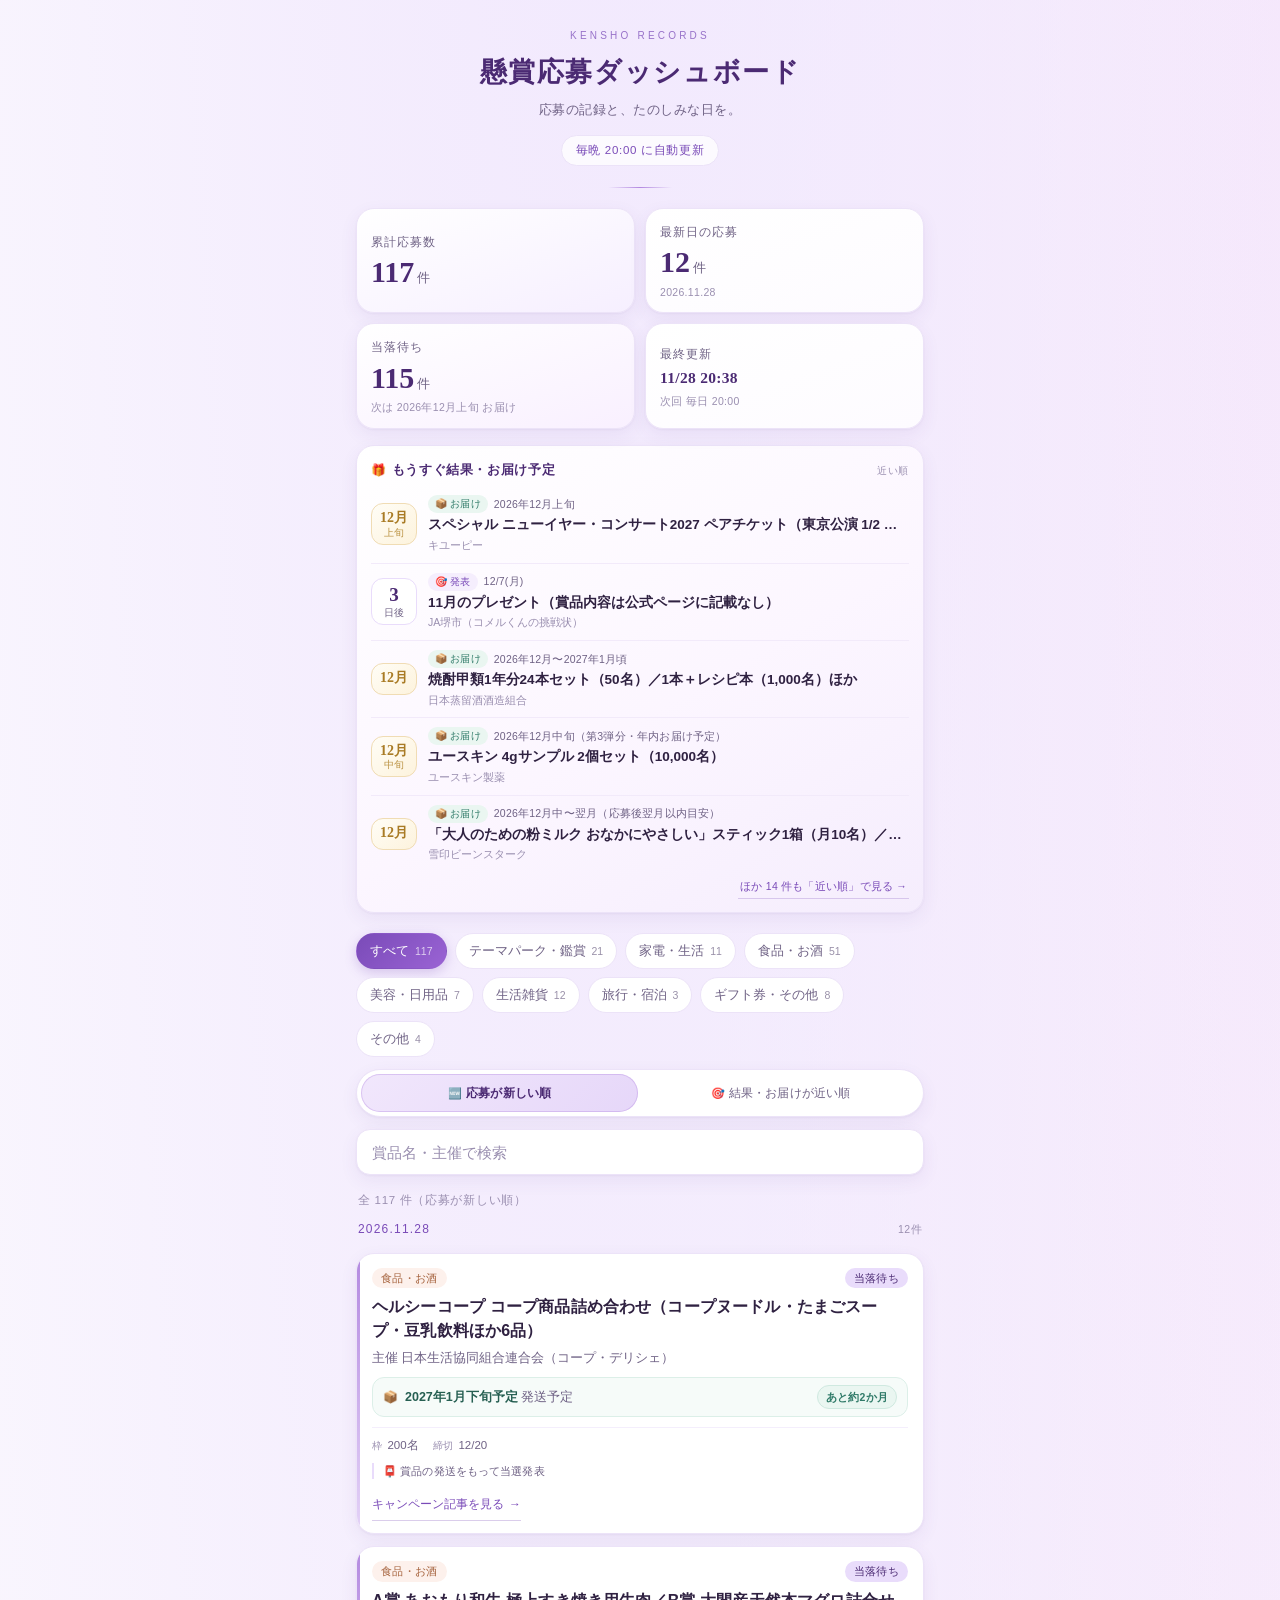
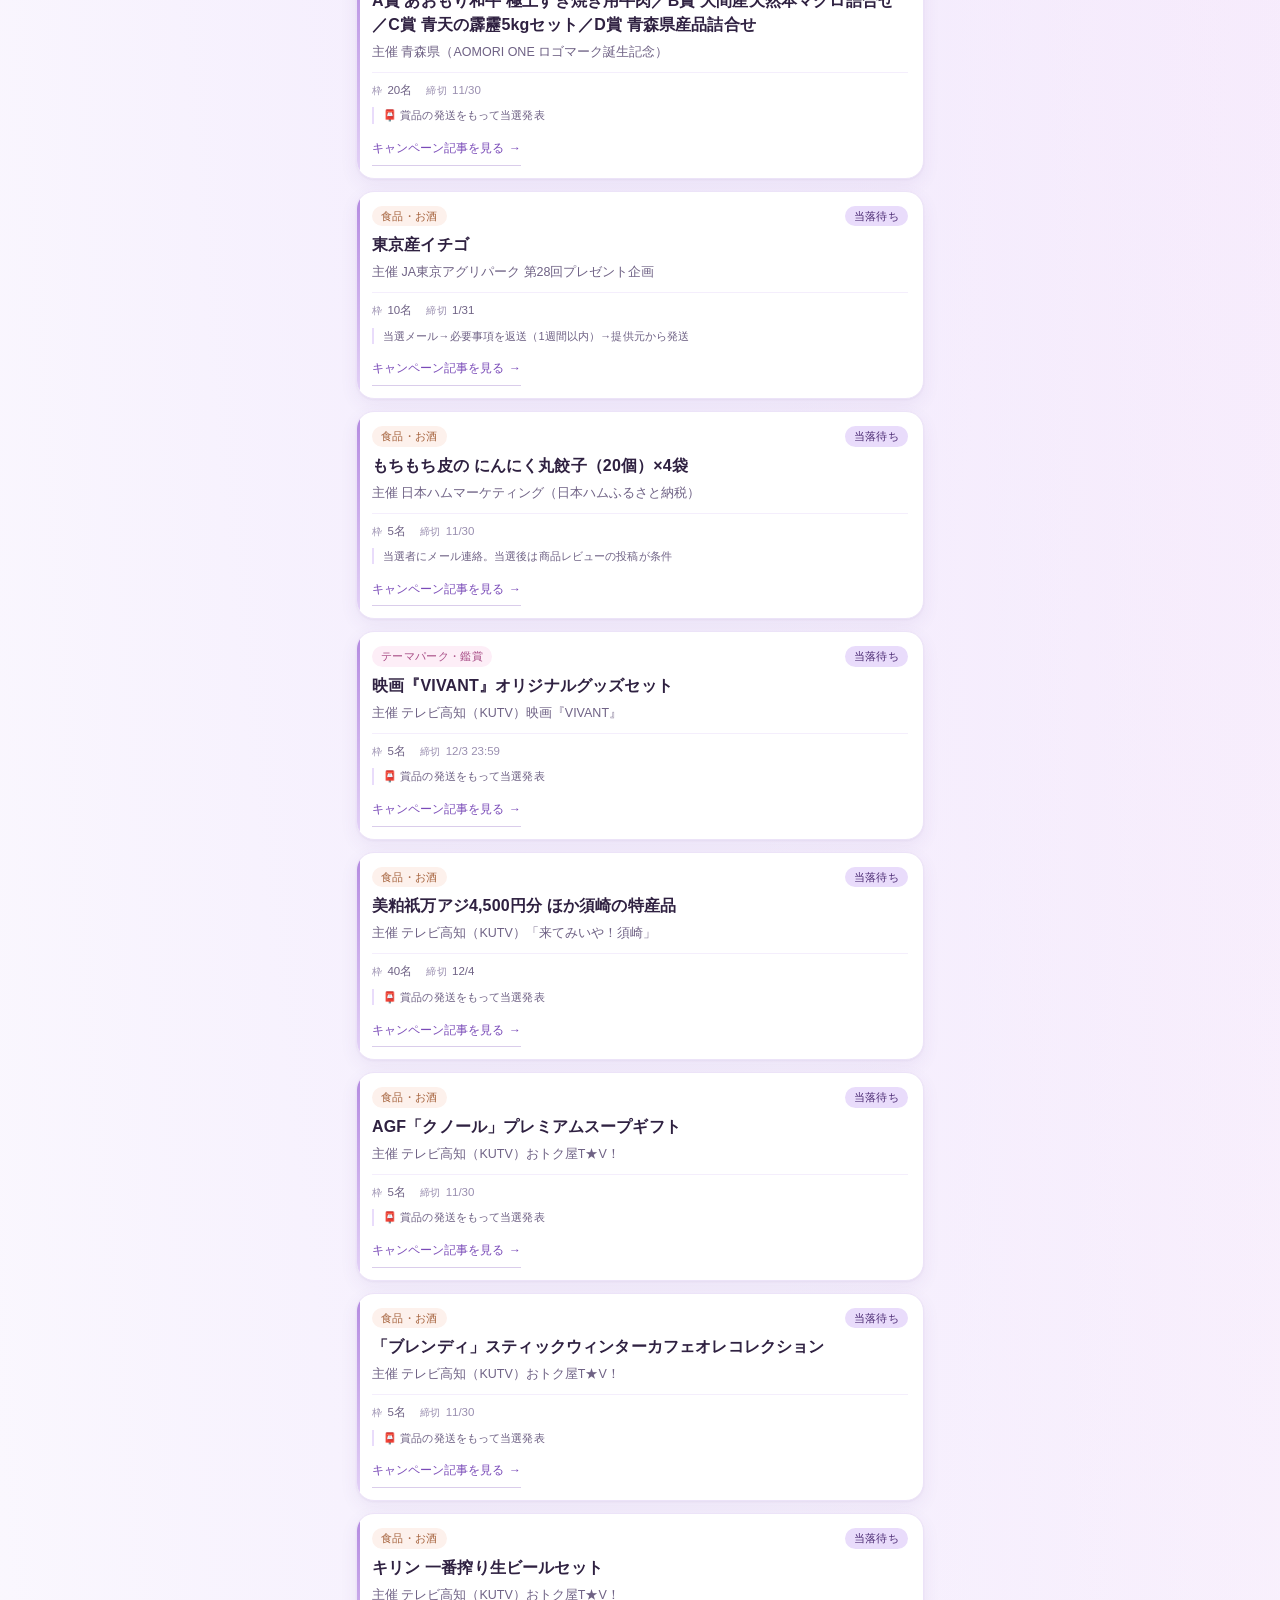
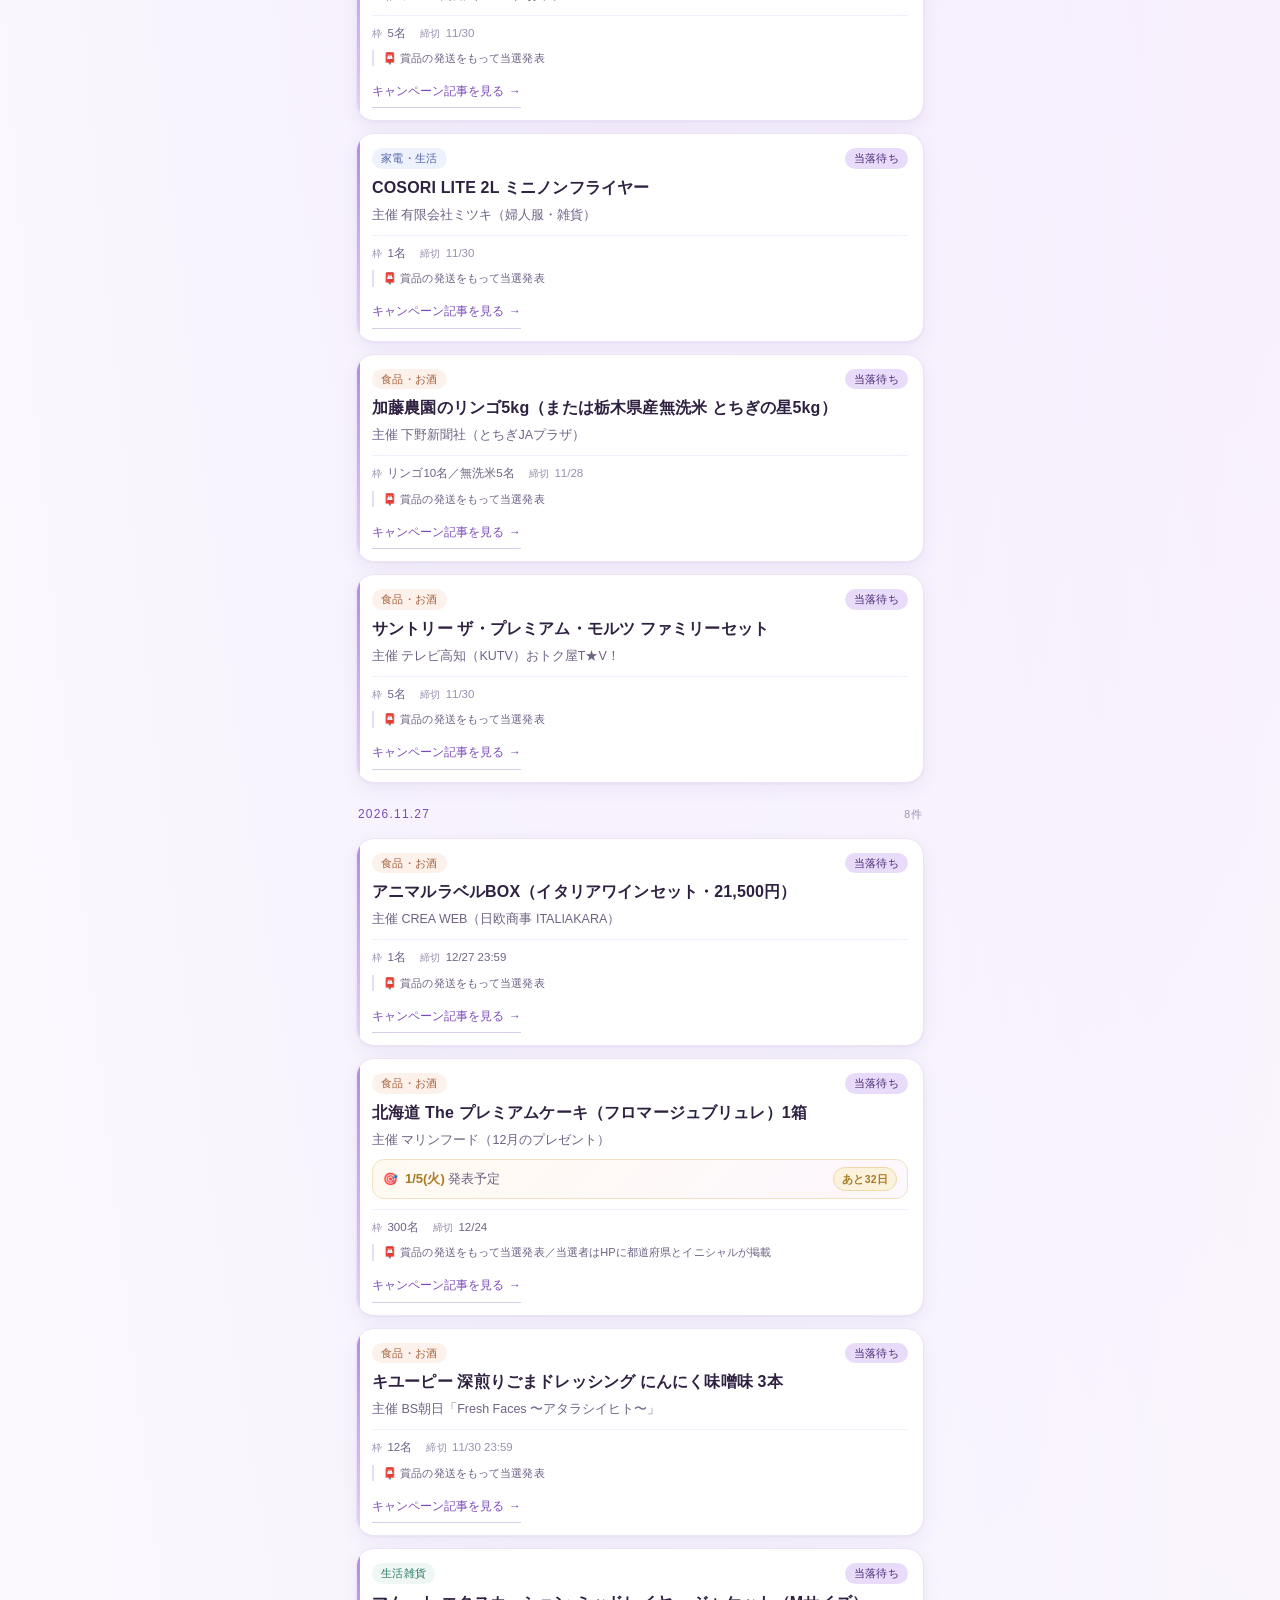
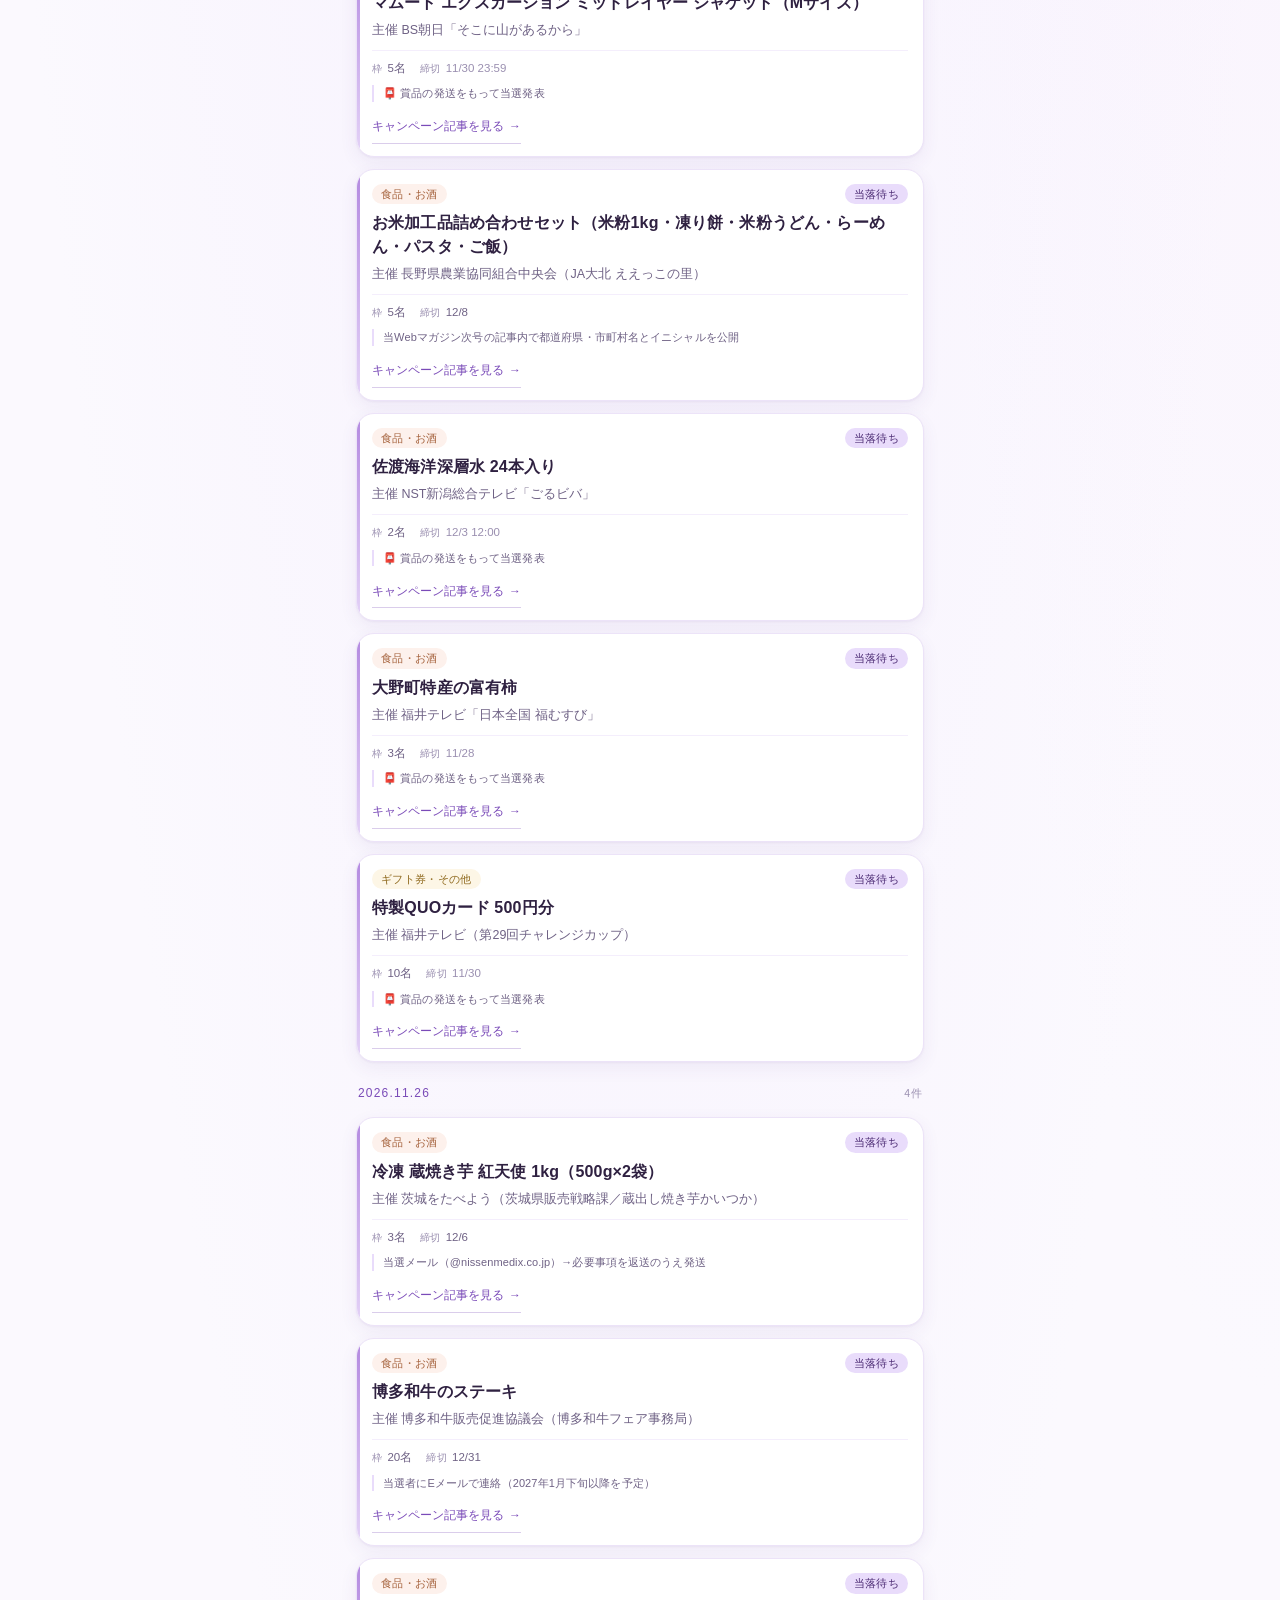
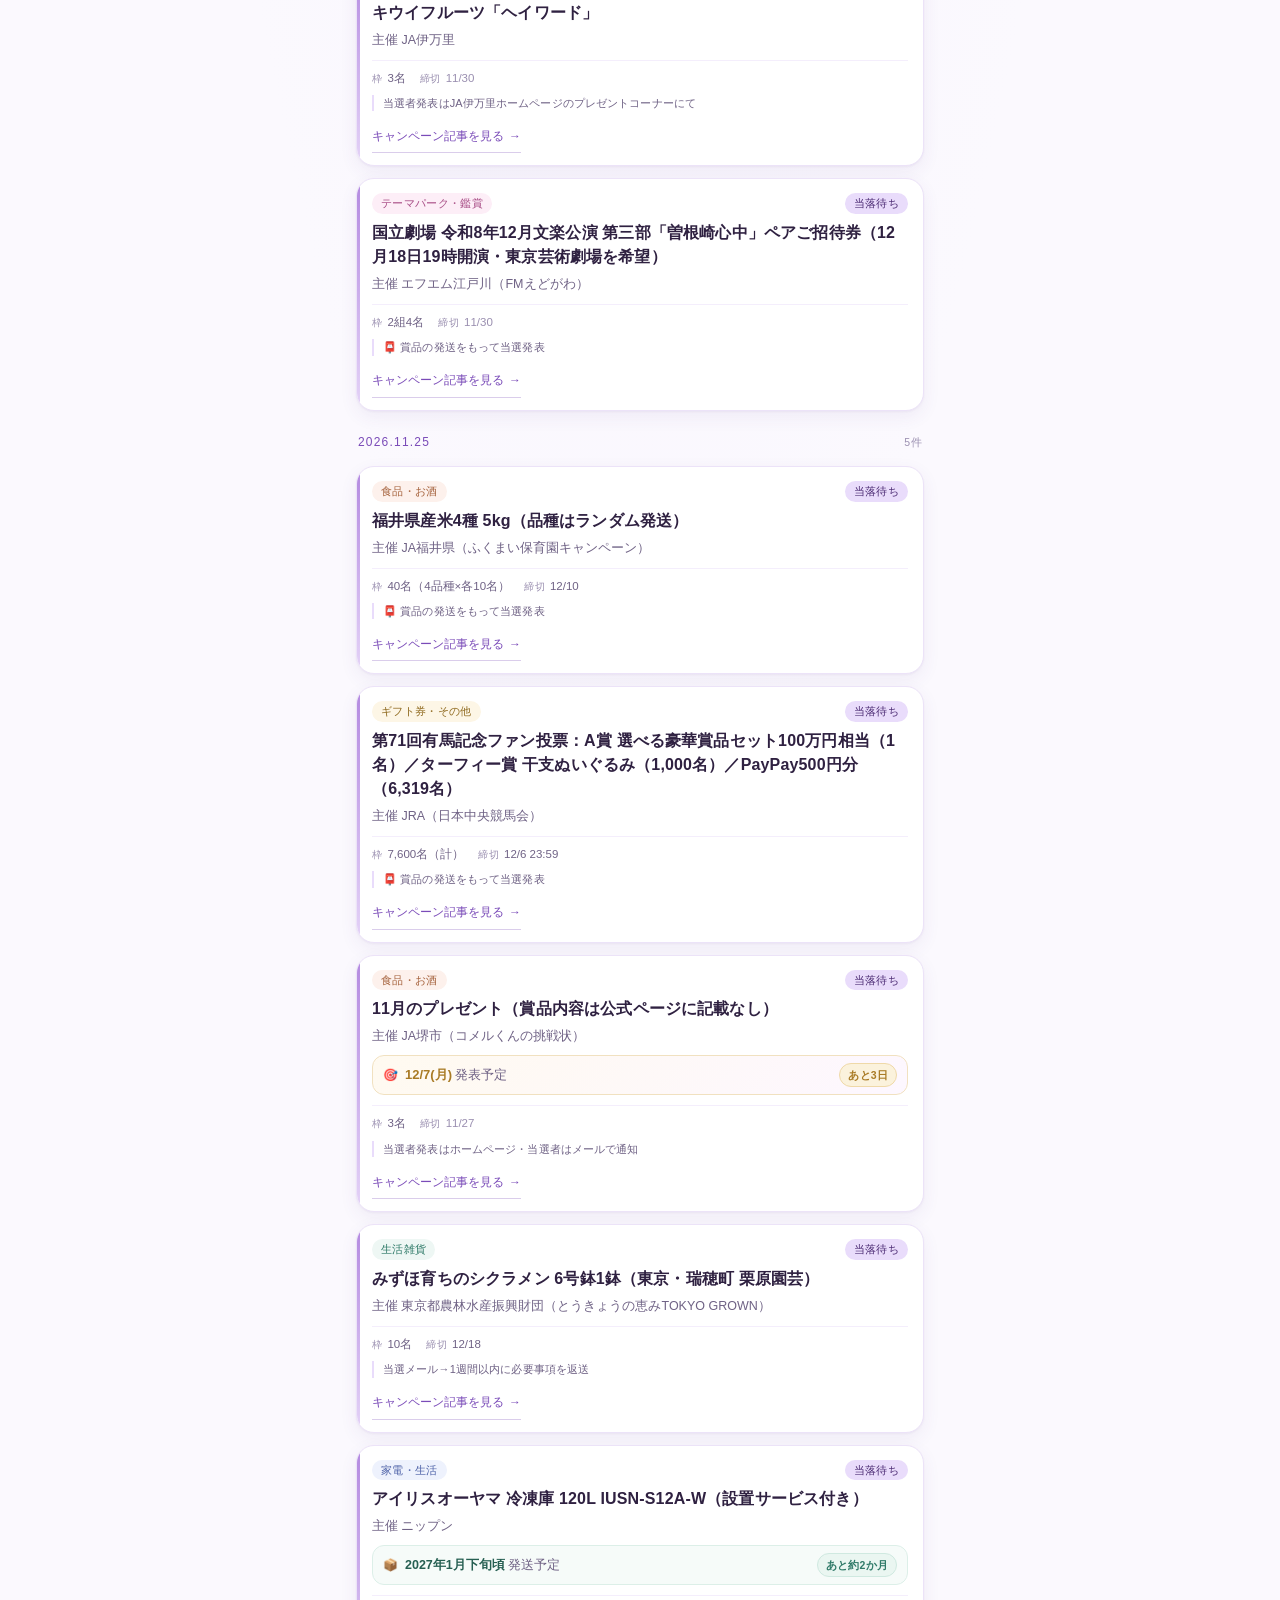
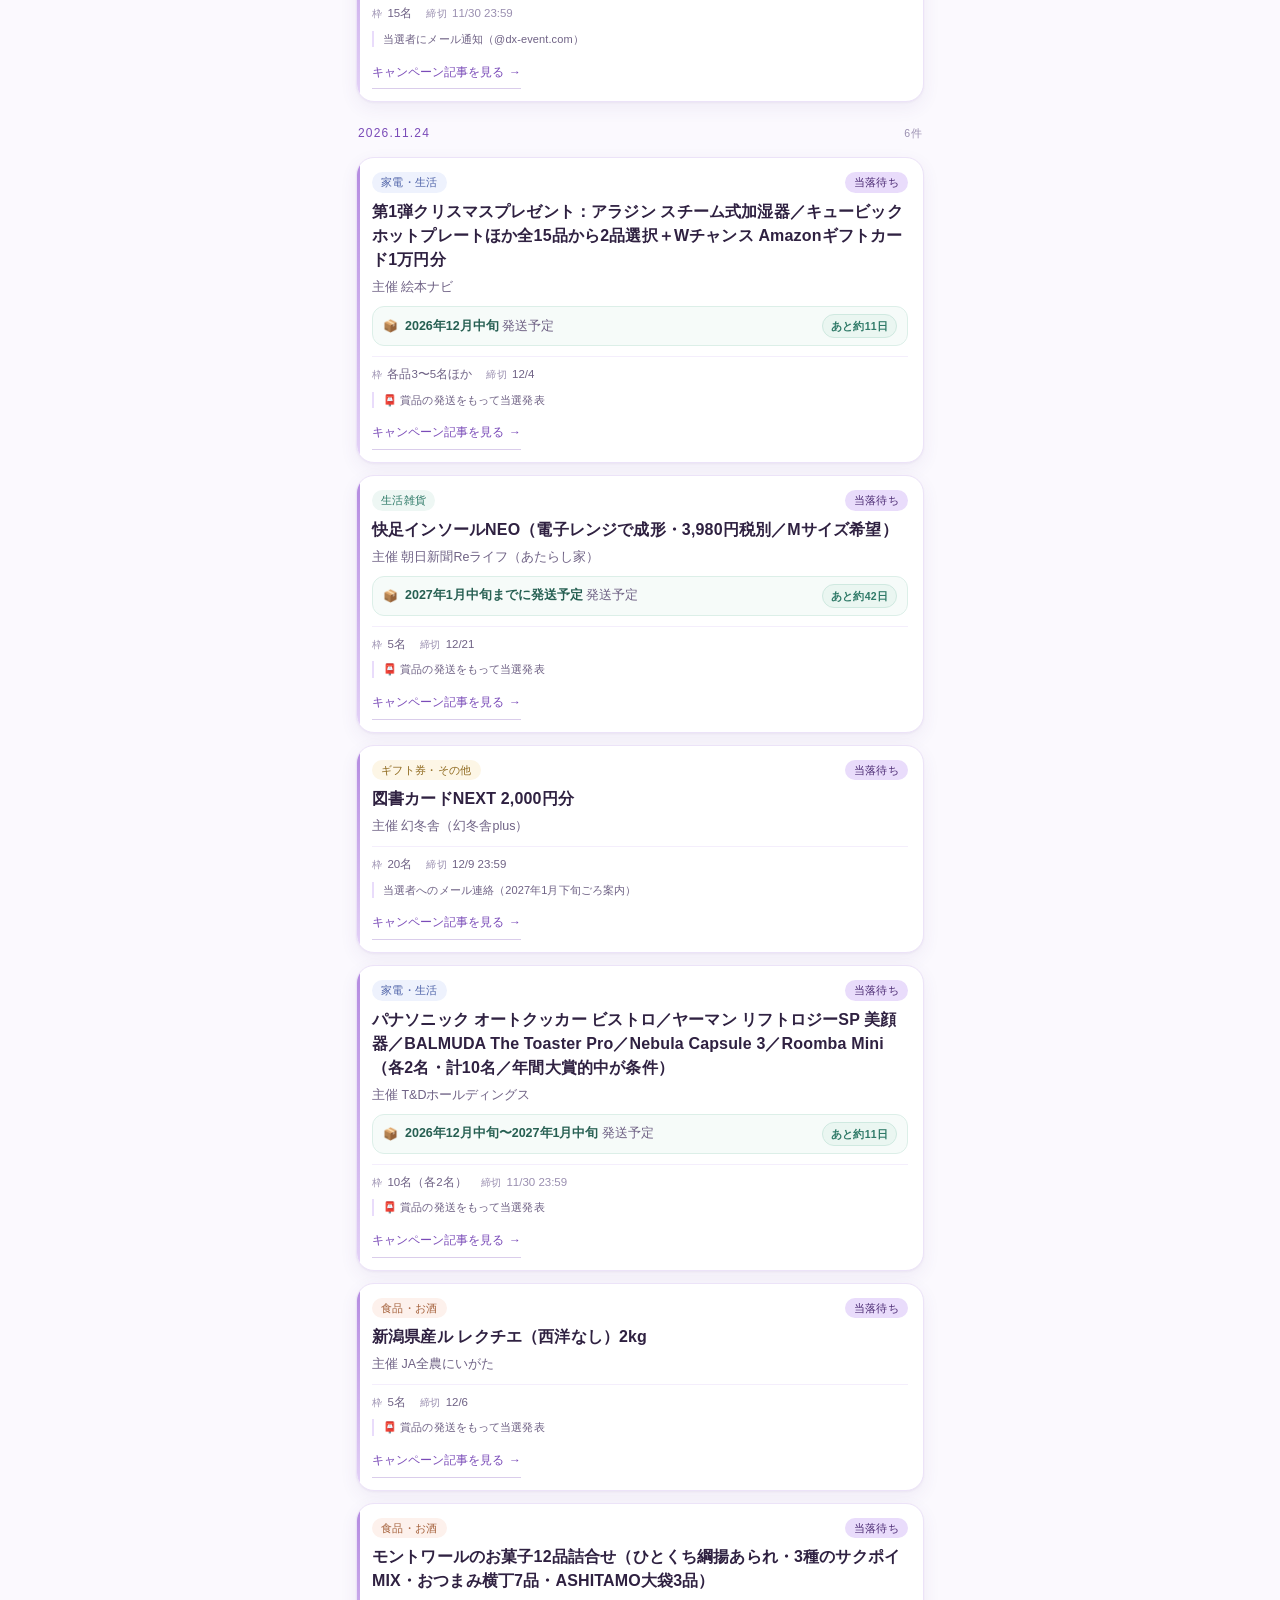
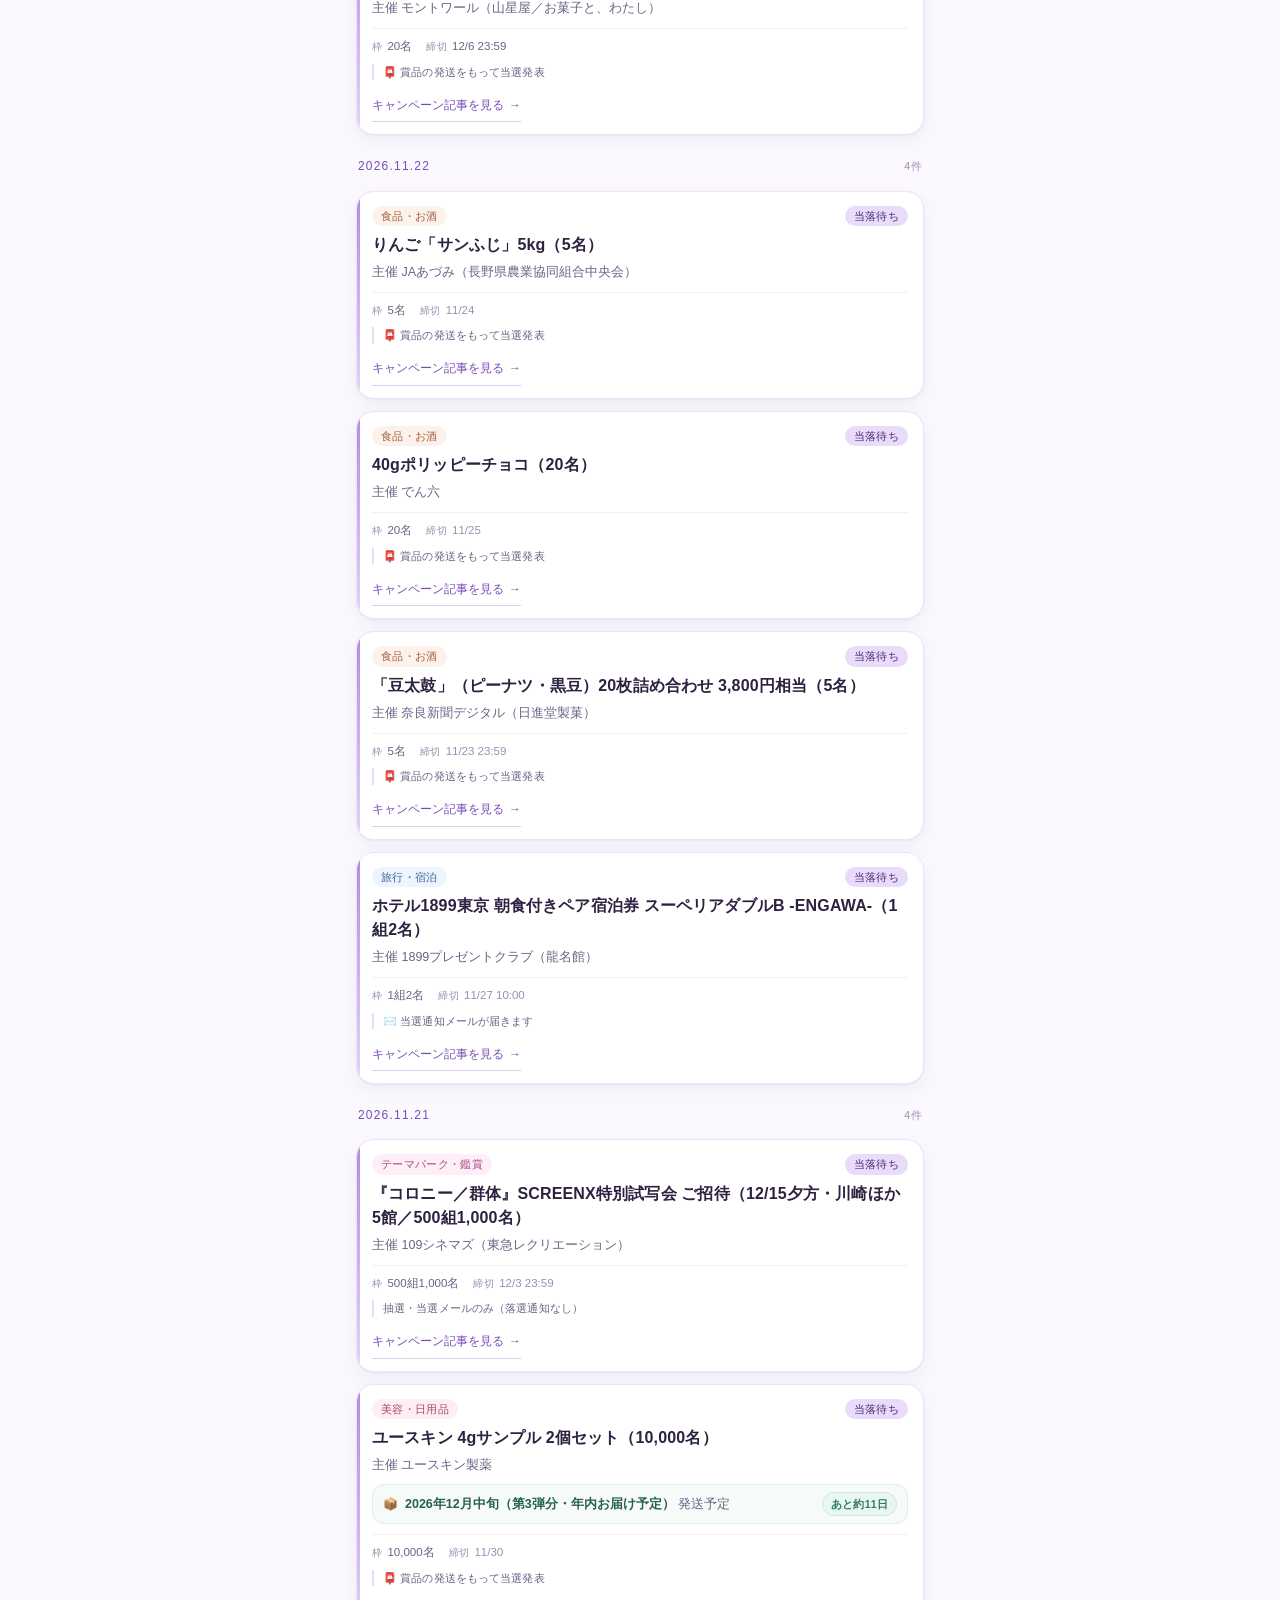
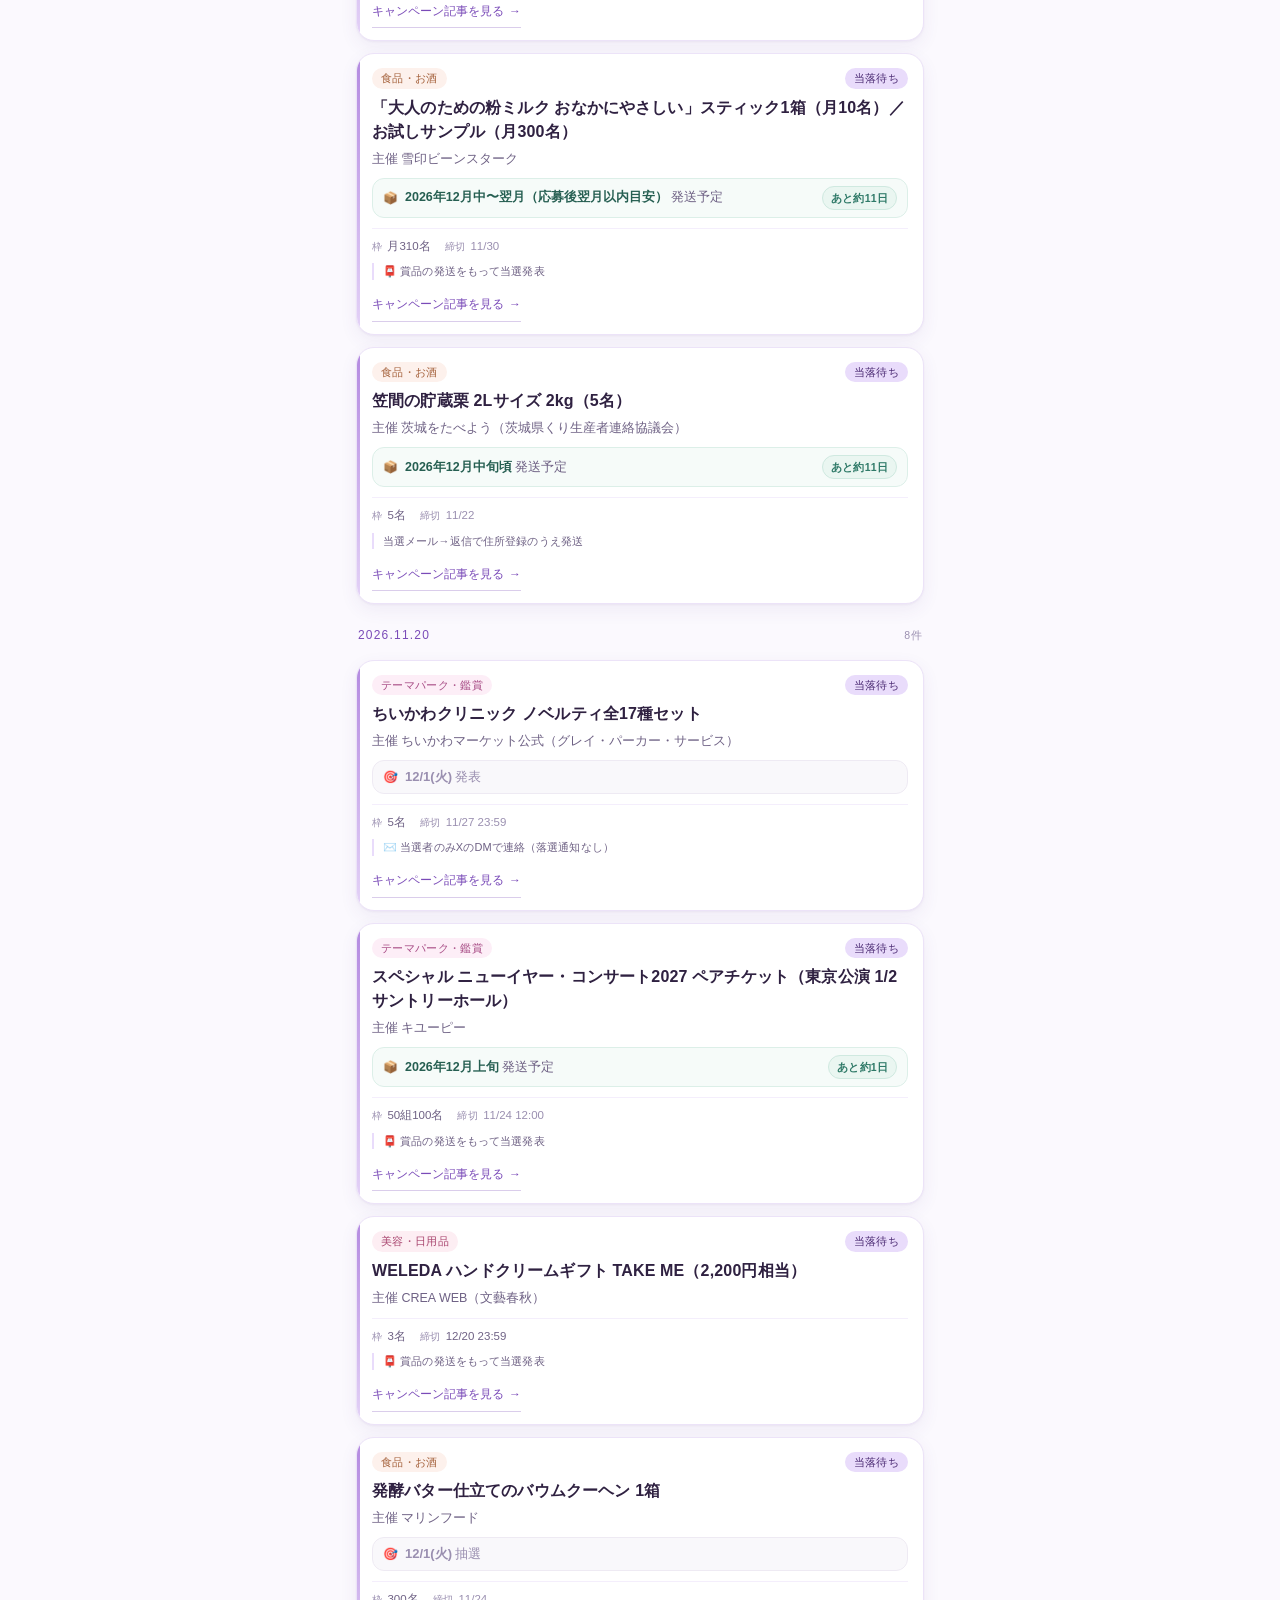
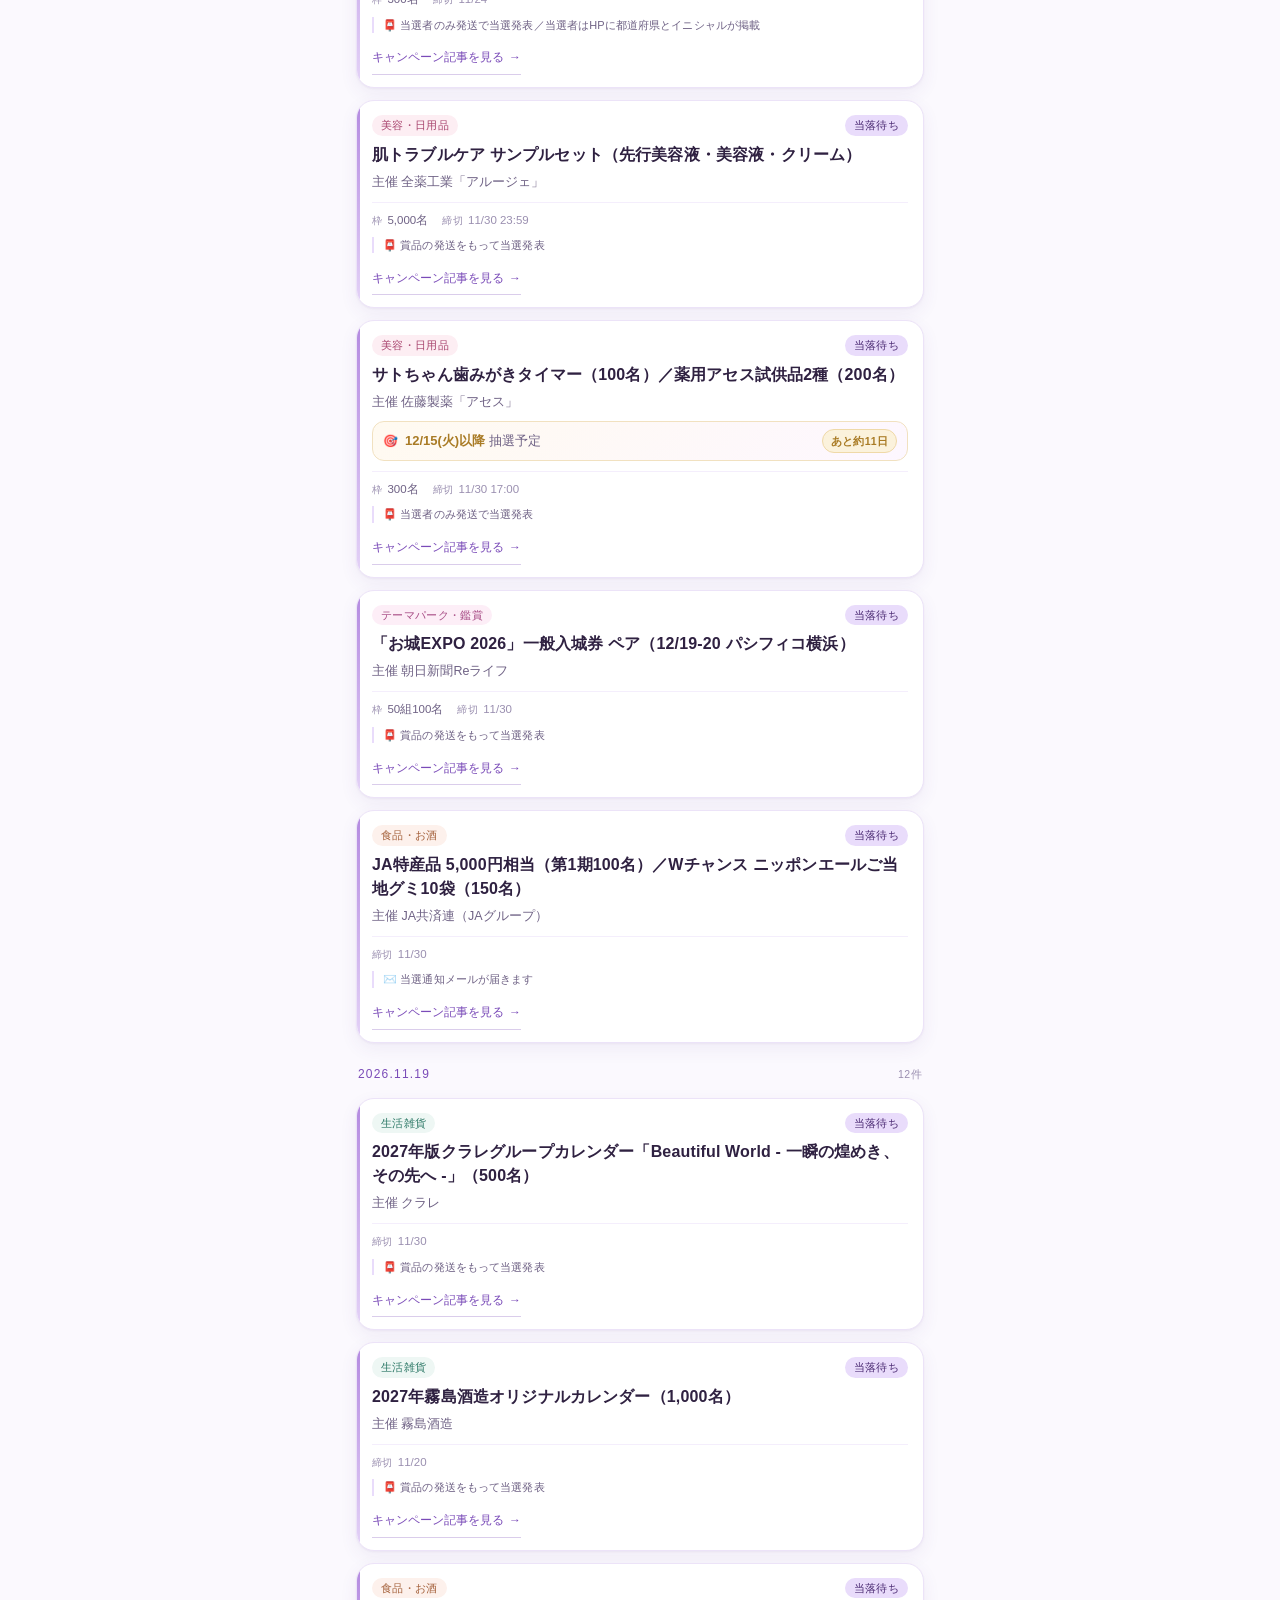
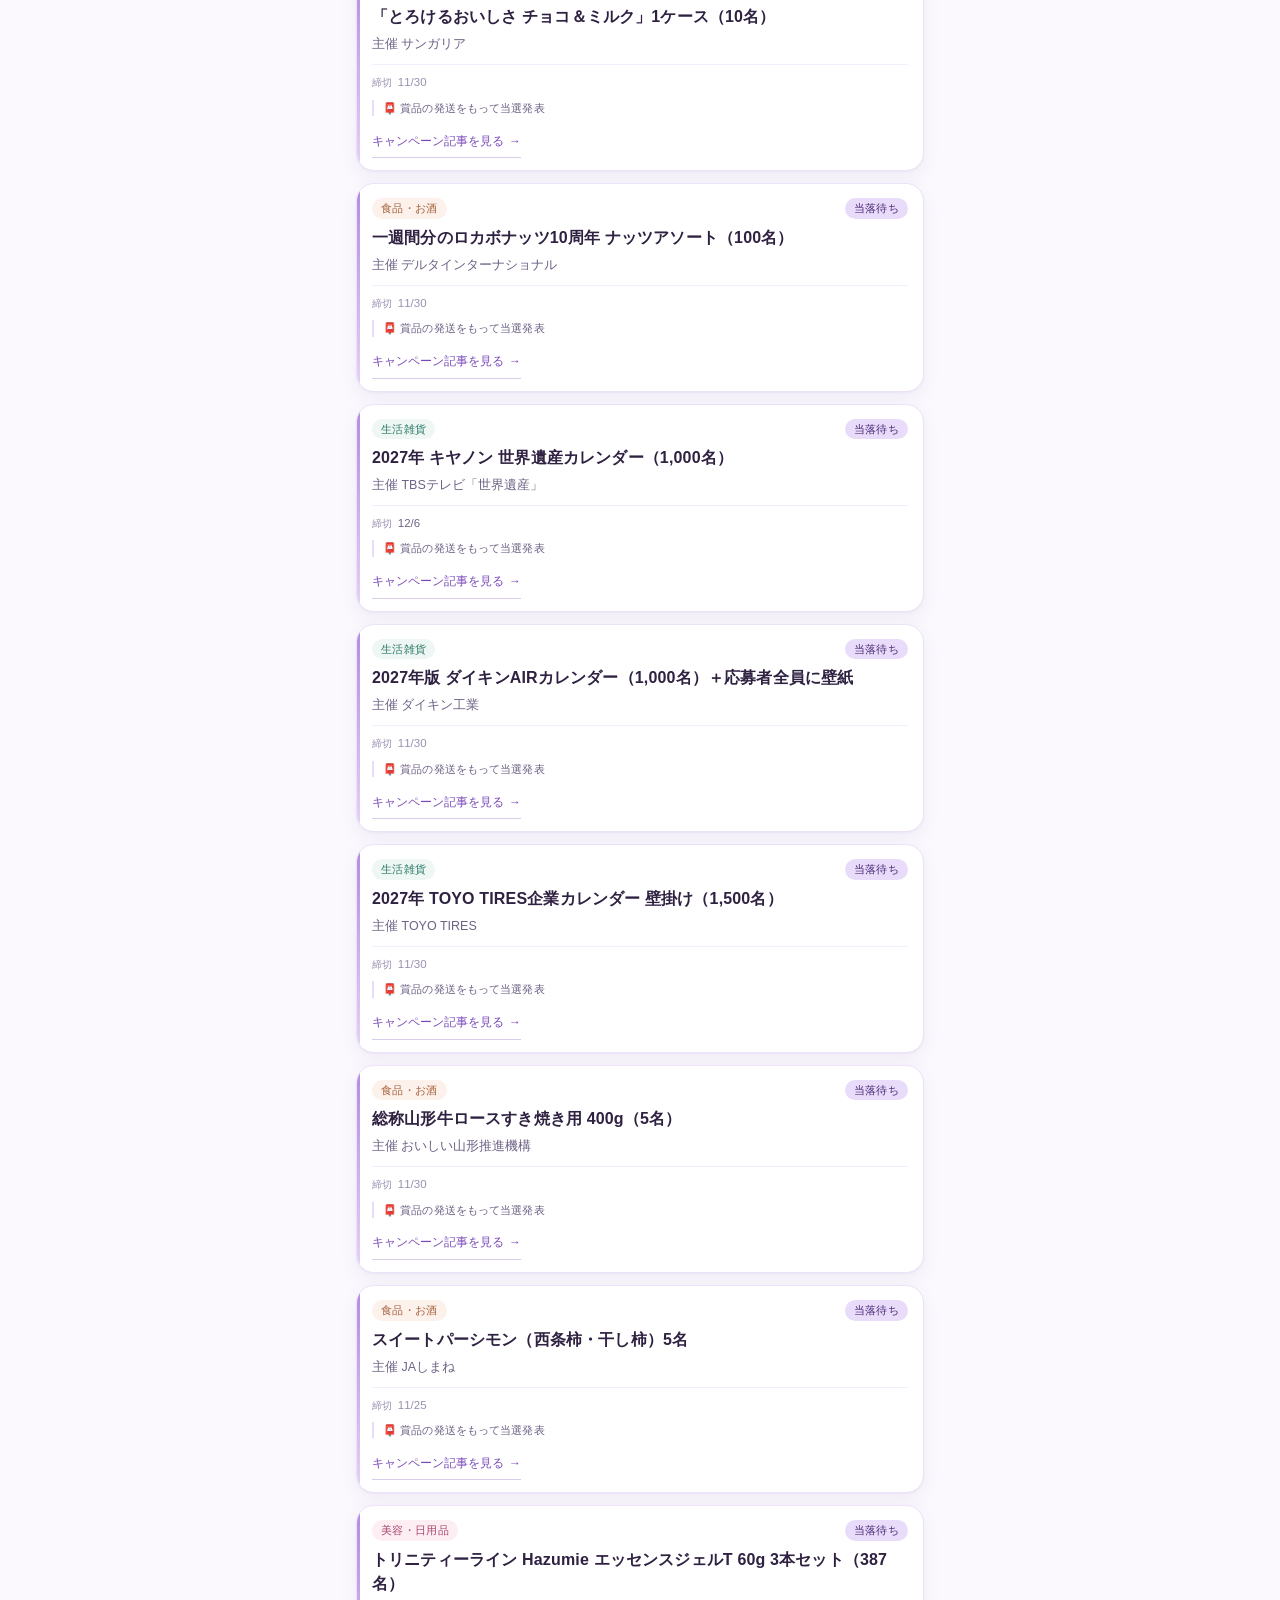
<file: index.html>
<!DOCTYPE html>
<html lang="ja">
<head>
<meta charset="utf-8">
<meta name="viewport" content="width=device-width, initial-scale=1, viewport-fit=cover">
<title>懸賞応募ダッシュボード</title>
<meta name="description" content="応募した懸賞の記録と当落をまとめた個人用ダッシュボード。毎晩20:00に自動更新されます。">
<meta name="theme-color" content="#7a4bb8">
<meta name="color-scheme" content="light">
<link rel="manifest" href="manifest.json">
<link rel="icon" href="icon.svg" type="image/svg+xml">
<link rel="apple-touch-icon" href="icon.svg">
<meta name="apple-mobile-web-app-capable" content="yes">
<meta name="apple-mobile-web-app-title" content="懸賞ダッシュ">
<link rel="stylesheet" href="styles.css?v=20261120c">
</head>
<body>

<header class="hero">
  <p class="eyebrow">Kensho Records</p>
  <h1>懸賞応募<br class="sp">ダッシュボード</h1>
  <p class="hero-sub">応募の記録と、たのしみな日を。</p>
  <p class="hero-update">毎晩 20:00 に自動更新</p>
</header>

<main class="wrap">

  <section class="tiles" aria-label="サマリー">
    <div class="tile">
      <p class="tile-label">累計応募数</p>
      <p class="tile-value"><span id="t-total">–</span><span class="unit">件</span></p>
    </div>
    <div class="tile">
      <p class="tile-label">最新日の応募</p>
      <p class="tile-value"><span id="t-latest">–</span><span class="unit">件</span></p>
      <p class="tile-note" id="t-latest-date">&nbsp;</p>
    </div>
    <div class="tile">
      <p class="tile-label">当落待ち</p>
      <p class="tile-value"><span id="t-waiting">–</span><span class="unit">件</span></p>
      <p class="tile-note" id="t-next-result">&nbsp;</p>
    </div>
    <div class="tile">
      <p class="tile-label">最終更新</p>
      <p class="tile-value tile-value-sm" id="t-updated">–</p>
      <p class="tile-note">次回 <span id="t-next">–</span></p>
    </div>
  </section>

  <section class="celebrate" id="celebrate" hidden aria-live="polite"></section>

  <section class="upcoming" id="upcoming" hidden>
    <div class="upcoming-head">
      <p class="upcoming-title">もうすぐ結果・お届け予定</p>
      <p class="upcoming-note">近い順</p>
    </div>
    <ul class="upcoming-list" id="upcoming-list"></ul>
    <p class="up-more" id="up-more" hidden></p>
  </section>

  <nav class="filters" id="filters" aria-label="カテゴリ">
    <button class="chip is-active" data-cat="all" type="button">すべて<span class="chip-num" data-num="all"></span></button>
  </nav>

  <div class="sortbar" role="group" aria-label="並び順">
    <button class="sortbtn is-active" data-sort="new" type="button" aria-pressed="true"><span class="sb-ico" aria-hidden="true">🆕</span>応募が新しい順</button>
    <button class="sortbtn" data-sort="near" type="button" aria-pressed="false"><span class="sb-ico" aria-hidden="true">🎯</span>結果・お届けが近い順</button>
  </div>

  <div class="search">
    <input id="q" type="search" placeholder="賞品名・主催で検索" autocomplete="off" aria-label="検索">
  </div>

  <p class="count" id="count"></p>

  <div id="list" class="list"></div>

  <p class="empty" id="empty" hidden>該当する応募が見つかりませんでした。</p>

  <footer class="foot">
    <p>最終更新 <span id="f-updated">–</span></p>
    <p class="foot-note">個人情報（氏名・住所・電話・メール）は掲載していません。</p>
    <p class="foot-note">ホーム画面に追加すると、アプリのように開けます。</p>
  </footer>

</main>

<script src="app.js?v=20261120c"></script>
</body>
</html>
</file>
<file: styles.css>
/* 懸賞応募ダッシュボード — lilac & purple, mobile first */

:root{
  --ink:#2f2141;
  --ink-soft:#6f6285;
  --ink-mute:#9a8fb0;
  --purple:#7a4bb8;
  --purple-deep:#4b2a73;
  --purple-soft:#b389e0;
  --lav:#f5eefd;
  --lav-2:#e9dcfb;
  --line:#ece3f8;
  --card:#ffffff;
  --gold:#a97b25;
  --gold-bg:#fbf2dc;
  --radius:18px;
  --shadow:0 6px 18px rgba(90,55,140,.07), 0 1px 2px rgba(90,55,140,.05);
}

*{box-sizing:border-box;}

html,body{margin:0;padding:0;}

body{
  min-height:100dvh;
  background:
    radial-gradient(120% 60% at 50% -10%, #efe4fd 0%, rgba(239,228,253,0) 60%),
    radial-gradient(80% 40% at 100% 0%, #f7e9fb 0%, rgba(247,233,251,0) 55%),
    #fbf9fe;
  color:var(--ink);
  font-family:-apple-system, BlinkMacSystemFont, "Hiragino Kaku Gothic ProN", "Noto Sans JP", "Yu Gothic", Meiryo, sans-serif;
  font-size:16px;
  line-height:1.6;
  -webkit-text-size-adjust:100%;
  overflow-x:hidden;
}

/* ---------- hero ---------- */

.hero{
  padding:calc(28px + env(safe-area-inset-top)) 20px 22px;
  text-align:center;
  position:relative;
}
.hero::after{
  content:"";
  position:absolute;left:50%;bottom:0;transform:translateX(-50%);
  width:64px;height:1px;
  background:linear-gradient(90deg,transparent,var(--purple-soft),transparent);
}
.eyebrow{
  margin:0 0 10px;
  font-size:10px;
  letter-spacing:.32em;
  text-transform:uppercase;
  color:var(--purple);
  opacity:.75;
}
.hero h1{
  margin:0;
  font-family:"Hiragino Mincho ProN","Yu Mincho","Noto Serif JP",serif;
  font-size:27px;
  line-height:1.35;
  letter-spacing:.06em;
  font-weight:600;
  color:var(--purple-deep);
}
.hero-sub{
  margin:10px 0 0;
  font-size:13px;
  color:var(--ink-soft);
  letter-spacing:.04em;
}
.hero-update{
  display:inline-block;
  margin:14px 0 0;
  padding:5px 14px;
  border-radius:999px;
  background:rgba(255,255,255,.75);
  border:1px solid var(--line);
  font-size:11.5px;
  letter-spacing:.06em;
  color:var(--purple);
}

/* ---------- layout ---------- */

.wrap{
  max-width:600px;
  margin:0 auto;
  padding:20px 16px calc(36px + env(safe-area-inset-bottom));
}

/* ---------- tiles ---------- */

.tiles{
  display:grid;
  grid-template-columns:1fr 1fr;
  gap:10px;
}
.tile{
  background:linear-gradient(160deg,#ffffff 0%,#fdfbff 100%);
  border:1px solid var(--line);
  border-radius:var(--radius);
  padding:14px 14px 12px;
  box-shadow:var(--shadow);
  min-height:96px;
  display:flex;
  flex-direction:column;
  justify-content:center;
}
.tile:nth-child(1){background:linear-gradient(160deg,#ffffff 0%,#f6efff 100%);}
.tile:nth-child(3){background:linear-gradient(160deg,#ffffff 0%,#f9f0ff 100%);}
.tile-label{
  margin:0 0 4px;
  font-size:11.5px;
  letter-spacing:.08em;
  color:var(--ink-soft);
}
.tile-value{
  margin:0;
  font-family:"Hiragino Mincho ProN","Yu Mincho",serif;
  font-size:30px;
  line-height:1.15;
  font-weight:600;
  color:var(--purple-deep);
  font-variant-numeric:tabular-nums;
  overflow-wrap:anywhere;
}
.tile .tile-value-sm{font-size:15.5px;line-height:1.4;letter-spacing:.02em;}
.tile-value .unit{
  font-family:inherit;
  font-size:13px;
  margin-left:3px;
  color:var(--ink-soft);
  font-weight:400;
}
.tile-note{
  margin:4px 0 0;
  font-size:10.5px;
  color:var(--ink-mute);
  letter-spacing:.03em;
}

/* ---------- celebrate (当選・発送) ---------- */

.celebrate{
  position:relative;
  margin-top:16px;
  border-radius:var(--radius);
  padding:15px 16px 13px;
  background:
    radial-gradient(120% 90% at 0% 0%, #fff7e3 0%, rgba(255,247,227,0) 62%),
    linear-gradient(135deg,#fdf4ff 0%,#f8eeff 100%);
  border:1px solid #efd9a8;
  box-shadow:0 8px 22px rgba(169,123,37,.13);
  overflow:hidden;
}
.celebrate::after{
  content:"✨";
  position:absolute; right:11px; top:8px;
  font-size:17px; opacity:.75;
}
.celebrate-title{
  margin:0 0 6px;
  font-family:"Hiragino Mincho ProN","Yu Mincho","Noto Serif JP",serif;
  font-size:15px;
  letter-spacing:.1em;
  color:var(--gold);
  font-weight:600;
}
.celebrate-list{list-style:none;margin:0;padding:0;}
.celebrate-list li{
  display:flex;
  align-items:center;
  gap:8px;
  padding:8px 0;
  border-top:1px dashed rgba(169,123,37,.28);
  font-size:13.5px;
}
.celebrate-list li:first-child{border-top:0;padding-top:2px;}
.cel-badge{
  flex:0 0 auto;
  font-size:10.5px;
  line-height:1;
  padding:5px 9px;
  border-radius:999px;
  background:linear-gradient(135deg,#f7d685,#e5b757);
  color:#553d0d;
  font-weight:600;
  letter-spacing:.04em;
  white-space:nowrap;
}
.cel-prize{
  flex:1;
  min-width:0;
  overflow:hidden;
  text-overflow:ellipsis;
  white-space:nowrap;
  color:var(--ink);
  font-weight:600;
}
.cel-org{
  flex:0 1 auto;
  font-size:10.5px;
  color:var(--ink-mute);
  white-space:nowrap;
  overflow:hidden;
  text-overflow:ellipsis;
  max-width:38%;
}

/* ---------- もうすぐ結果・お届け予定 ---------- */

.upcoming{
  margin-top:16px;
  background:linear-gradient(150deg,#ffffff 0%,#fcf6ff 55%,#f5edfd 100%);
  border:1px solid var(--line);
  border-radius:var(--radius);
  padding:14px 14px 4px;
  box-shadow:var(--shadow);
}
.upcoming-head{
  display:flex;
  align-items:baseline;
  justify-content:space-between;
  gap:8px;
}
.upcoming-title{
  margin:0;
  font-size:12.5px;
  font-weight:600;
  letter-spacing:.05em;
  color:var(--purple-deep);
}
.upcoming-title::before{
  content:"🎁";
  margin-right:5px;
  font-size:12px;
}
.upcoming-note{
  margin:0;
  font-size:10px;
  color:var(--ink-mute);
  letter-spacing:.06em;
}
.upcoming-list{list-style:none;margin:6px 0 0;padding:0;}
.up-item{
  display:flex;
  align-items:center;
  gap:11px;
  padding:9px 0;
  border-top:1px solid #f2eafa;
}
.up-item:first-child{border-top:0;}
.up-count{
  flex:0 0 46px;
  width:46px;
  display:flex;
  flex-direction:column;
  align-items:center;
  justify-content:center;
  padding:6px 0;
  border-radius:12px;
  background:#fff;
  border:1px solid var(--lav-2);
  color:var(--purple-deep);
  line-height:1.1;
}
.up-count b{
  font-family:"Hiragino Mincho ProN","Yu Mincho",serif;
  font-size:19px;
  font-weight:600;
  font-variant-numeric:tabular-nums;
}
.up-count i{
  font-style:normal;
  font-size:9.5px;
  color:var(--ink-soft);
  margin-top:2px;
  letter-spacing:.04em;
}
.up-count.is-today{
  background:linear-gradient(140deg,var(--purple) 0%,#a267d8 100%);
  border-color:transparent;
  color:#fff;
  box-shadow:0 4px 10px rgba(122,75,184,.28);
}
.up-count.is-today b{font-size:13px;letter-spacing:.04em;}
.up-count.is-today i{color:rgba(255,255,255,.82);}
.up-count.is-month{
  background:linear-gradient(140deg,#fffdf6,#fdf3dd);
  border-color:#f0dcb4;
  color:var(--gold);
}
.up-count.is-month b{font-size:14px;letter-spacing:0;}
.up-count.is-month i{color:#b9903f;}
.up-main{
  flex:1;
  min-width:0;
  display:flex;
  flex-direction:column;
  gap:1px;
}
.up-head{
  display:flex;
  align-items:center;
  gap:6px;
  font-size:10.5px;
  color:var(--ink-soft);
}
.up-kind{
  font-size:10px;
  line-height:1;
  padding:4px 7px;
  border-radius:999px;
  background:var(--lav);
  color:var(--purple);
  letter-spacing:.02em;
  white-space:nowrap;
}
.up-kind.kind-ship{background:#eaf6f1;color:#2f7a68;}
.up-date{font-variant-numeric:tabular-nums;letter-spacing:.02em;}
.up-name{
  font-size:13.5px;
  font-weight:600;
  color:var(--ink);
  overflow:hidden;
  text-overflow:ellipsis;
  white-space:nowrap;
}
.up-org{
  font-size:10.5px;
  color:var(--ink-mute);
  overflow:hidden;
  text-overflow:ellipsis;
  white-space:nowrap;
}
.up-more{
  margin:0 0 9px;
  text-align:right;
}
.up-more-btn{
  appearance:none;
  border:0;
  background:transparent;
  padding:4px 2px;
  font-family:inherit;
  font-size:10.5px;
  letter-spacing:.02em;
  color:var(--purple);
  border-bottom:1px solid rgba(122,75,184,.25);
  cursor:pointer;
}
.up-more-btn:active{opacity:.7;}

/* ---------- 並び替え ---------- */

.sortbar{
  display:flex;
  gap:4px;
  margin:0 0 12px;
  padding:4px;
  background:#fff;
  border:1px solid var(--line);
  border-radius:999px;
  box-shadow:var(--shadow);
}
.sortbtn{
  appearance:none;
  flex:1 1 0;
  border:0;
  background:transparent;
  font-family:inherit;
  font-size:12px;
  line-height:1;
  color:var(--ink-soft);
  padding:9px 4px;
  min-height:38px;
  border-radius:999px;
  display:inline-flex;
  align-items:center;
  justify-content:center;
  gap:4px;
  white-space:nowrap;
  letter-spacing:.01em;
  cursor:pointer;
  transition:background .18s, color .18s, box-shadow .18s;
}
.sortbtn:active{transform:scale(.99);}
.sortbtn.is-active{
  background:linear-gradient(135deg,#f1e7fc 0%,#e6d7f9 100%);
  color:var(--purple-deep);
  font-weight:600;
  box-shadow:inset 0 0 0 1px rgba(179,137,224,.38);
}
.sb-ico{font-size:11px;line-height:1;}

/* ---------- filters ---------- */

.filters{
  display:flex;
  flex-wrap:wrap;
  gap:8px;
  margin:20px 0 12px;
}
.chip{
  appearance:none;
  border:1px solid var(--line);
  background:#fff;
  color:var(--ink-soft);
  font-family:inherit;
  font-size:12.5px;
  line-height:1;
  padding:9px 13px;
  border-radius:999px;
  min-height:36px;
  display:inline-flex;
  align-items:center;
  gap:6px;
  cursor:pointer;
  transition:background .18s, color .18s, border-color .18s, box-shadow .18s;
}
.chip:active{transform:scale(.98);}
.chip.is-active{
  background:linear-gradient(135deg,var(--purple) 0%,#9a63d4 100%);
  border-color:transparent;
  color:#fff;
  box-shadow:0 4px 12px rgba(122,75,184,.25);
}
.chip-num{
  font-size:10.5px;
  opacity:.7;
  font-variant-numeric:tabular-nums;
}

/* ---------- search ---------- */

.search input{
  width:100%;
  font-family:inherit;
  font-size:15px;
  color:var(--ink);
  background:#fff;
  border:1px solid var(--line);
  border-radius:14px;
  padding:12px 15px;
  min-height:46px;
  box-shadow:var(--shadow);
  -webkit-appearance:none;
  appearance:none;
}
.search input::placeholder{color:var(--ink-mute);}
.search input:focus{
  outline:none;
  border-color:var(--purple-soft);
  box-shadow:0 0 0 3px rgba(179,137,224,.18);
}

.count{
  margin:16px 2px 10px;
  font-size:11.5px;
  letter-spacing:.06em;
  color:var(--ink-mute);
}

/* ---------- list ---------- */

.list{display:flex;flex-direction:column;gap:12px;}

.datehead{
  display:flex;
  align-items:baseline;
  justify-content:space-between;
  gap:10px;
  margin:10px 2px 2px;
  font-size:12px;
  letter-spacing:.1em;
  color:var(--purple);
}
.datehead:first-child{margin-top:0;}
.datehead .dh-count{font-size:10.5px;color:var(--ink-mute);letter-spacing:.04em;}

.card{
  position:relative;
  background:var(--card);
  border:1px solid var(--line);
  border-radius:var(--radius);
  padding:14px 15px 12px;
  box-shadow:var(--shadow);
  overflow:hidden;
}
.card::before{
  content:"";
  position:absolute;left:0;top:0;bottom:0;
  width:3px;
  background:linear-gradient(180deg,var(--purple-soft),#e4d3f7);
}
.card--win{
  border-color:#efd9a8;
  background:linear-gradient(150deg,#fffdf7 0%,#ffffff 46%);
  box-shadow:0 8px 22px rgba(169,123,37,.14);
}
.card--win::before{background:linear-gradient(180deg,#eccb78,#f4e3b4);}
.card--ship{
  border-color:#d9ece5;
  box-shadow:0 6px 18px rgba(47,122,104,.1);
}
.card--ship::before{background:linear-gradient(180deg,#88c7b4,#d6ece5);}
.card--today::before{background:linear-gradient(180deg,#e5b757,var(--purple-soft));}
.card-top{
  display:flex;
  align-items:center;
  flex-wrap:wrap;
  gap:6px;
  margin-bottom:7px;
}
.tag{
  font-size:10.5px;
  line-height:1;
  padding:5px 9px;
  border-radius:999px;
  letter-spacing:.03em;
  background:var(--lav);
  color:var(--purple);
  white-space:nowrap;
}
.tag.cat-park{background:#fdeef7;color:#a84d86;}
.tag.cat-home{background:#eef2fd;color:#4f63a8;}
.tag.cat-food{background:#fdf1ec;color:#a5623c;}
.tag.cat-other{background:#f1eef7;color:#6f6290;}
.tag.cat-beauty{background:#fdeef3;color:#a8446e;}
.tag.cat-goods{background:#eef7f4;color:#2f7a68;}
.tag.cat-trip{background:#eef4fd;color:#3f63a0;}
.tag.cat-gift{background:#fdf6e6;color:#8f6a1f;}

.pill{
  margin-left:auto;
  font-size:10.5px;
  line-height:1;
  padding:5px 9px;
  border-radius:999px;
  background:var(--lav-2);
  color:var(--purple-deep);
  white-space:nowrap;
  letter-spacing:.03em;
}
.pill.st-win{background:var(--gold-bg);color:var(--gold);}
.pill.st-lose{background:#f0eef3;color:#8b8494;}
.pill.st-ship{background:#e8f6f2;color:#2f7a68;}

.prize{
  margin:0;
  font-size:16px;
  line-height:1.5;
  font-weight:600;
  letter-spacing:.01em;
  color:var(--ink);
  overflow-wrap:anywhere;
}
.organizer{
  margin:5px 0 0;
  font-size:12.5px;
  color:var(--ink-soft);
  overflow-wrap:anywhere;
}
.meta{
  display:flex;
  flex-wrap:wrap;
  gap:4px 14px;
  margin:10px 0 0;
  padding:8px 0 0;
  border-top:1px solid #f4eefc;
  font-size:11.5px;
  color:var(--ink-mute);
}
.meta > div{display:flex;align-items:baseline;gap:5px;}
.meta dt{font-size:10px;color:var(--ink-mute);letter-spacing:.04em;}
.meta dd{margin:0;color:var(--ink-soft);font-variant-numeric:tabular-nums;}
.meta dd.is-past{color:var(--ink-mute);}

/* ---------- 発表予定・発送予定の行 ---------- */

.expect{
  display:flex;
  flex-direction:column;
  gap:5px;
  margin:9px 0 0;
}
.expect-row{
  display:flex;
  align-items:center;
  gap:7px;
  margin:0;
  padding:7px 10px;
  border-radius:12px;
  border:1px solid #efe6fb;
  background:#faf7ff;
  font-size:12.5px;
  line-height:1.35;
  color:var(--ink);
}
.expect-row .er-icon{flex:0 0 auto;font-size:12px;line-height:1;}
.expect-row .er-text{flex:1;min-width:0;overflow-wrap:anywhere;color:var(--ink-soft);}
.expect-row .er-text b{
  color:var(--ink);
  font-weight:600;
  font-variant-numeric:tabular-nums;
}
.expect-row .er-when{
  flex:0 0 auto;
  font-size:10.5px;
  font-weight:600;
  letter-spacing:.02em;
  padding:4px 8px;
  border-radius:999px;
  background:#fff;
  border:1px solid var(--lav-2);
  color:var(--purple);
  white-space:nowrap;
  font-variant-numeric:tabular-nums;
}
.expect-row.er-result{
  background:linear-gradient(135deg,#fffaf0 0%,#fdf7ff 100%);
  border-color:#f1e1c0;
}
.expect-row.er-result .er-text b{color:var(--gold);font-size:13px;}
.expect-row.er-result .er-when{
  background:var(--gold-bg);
  border-color:#efd9a8;
  color:var(--gold);
}
.expect-row.is-today{border-color:#e3c69b;box-shadow:0 0 0 2px rgba(169,123,37,.09);}
.expect-row.is-today .er-when{
  background:linear-gradient(135deg,#f7d685,#e5b757);
  border-color:transparent;
  color:#553d0d;
}
.expect-row.er-ship{
  background:#f6fbf9;
  border-color:#dcefe8;
}
.expect-row.er-ship .er-text b{color:#265f52;}
.expect-row.er-ship .er-when{
  background:#eaf6f1;
  border-color:#cfe9e0;
  color:#2f7a68;
}
.expect-row.is-past{
  background:#f9f8fb;
  border-color:#eeeaf3;
}
.expect-row.is-past .er-text,
.expect-row.is-past .er-text b{color:var(--ink-mute);}

.card-note{
  margin:8px 0 0;
  padding:0 0 0 9px;
  border-left:2px solid var(--lav-2);
  font-size:11px;
  line-height:1.5;
  color:var(--ink-soft);
  letter-spacing:.01em;
  overflow-wrap:anywhere;
}

.card-link{
  display:inline-flex;
  align-items:center;
  gap:5px;
  margin:10px 0 0;
  font-size:12px;
  color:var(--purple);
  text-decoration:none;
  border-bottom:1px solid rgba(122,75,184,.28);
  padding-bottom:1px;
  min-height:32px;
}
.card-link:active{opacity:.7;}

.empty{
  text-align:center;
  color:var(--ink-mute);
  font-size:13px;
  padding:26px 0;
}

/* ---------- footer ---------- */

.foot{
  margin-top:26px;
  padding-top:16px;
  border-top:1px solid var(--line);
  text-align:center;
  font-size:11px;
  color:var(--ink-mute);
  letter-spacing:.04em;
}
.foot p{margin:2px 0;}
.foot-note{opacity:.85;}

/* ---------- misc ---------- */

.sp{display:none;}
@media (max-width:400px){
  .hero h1{font-size:25px;}
  .tile-value{font-size:27px;}
  .tile .tile-value-sm{font-size:15px;}
  .sp{display:inline;}
  .sortbtn{font-size:11.5px;gap:3px;}
  .sortbar{gap:3px;padding:3px;}
  .up-count{flex-basis:44px;width:44px;}
}
@media (prefers-reduced-motion:reduce){
  *{transition:none !important;animation:none !important;}
}
</file>
